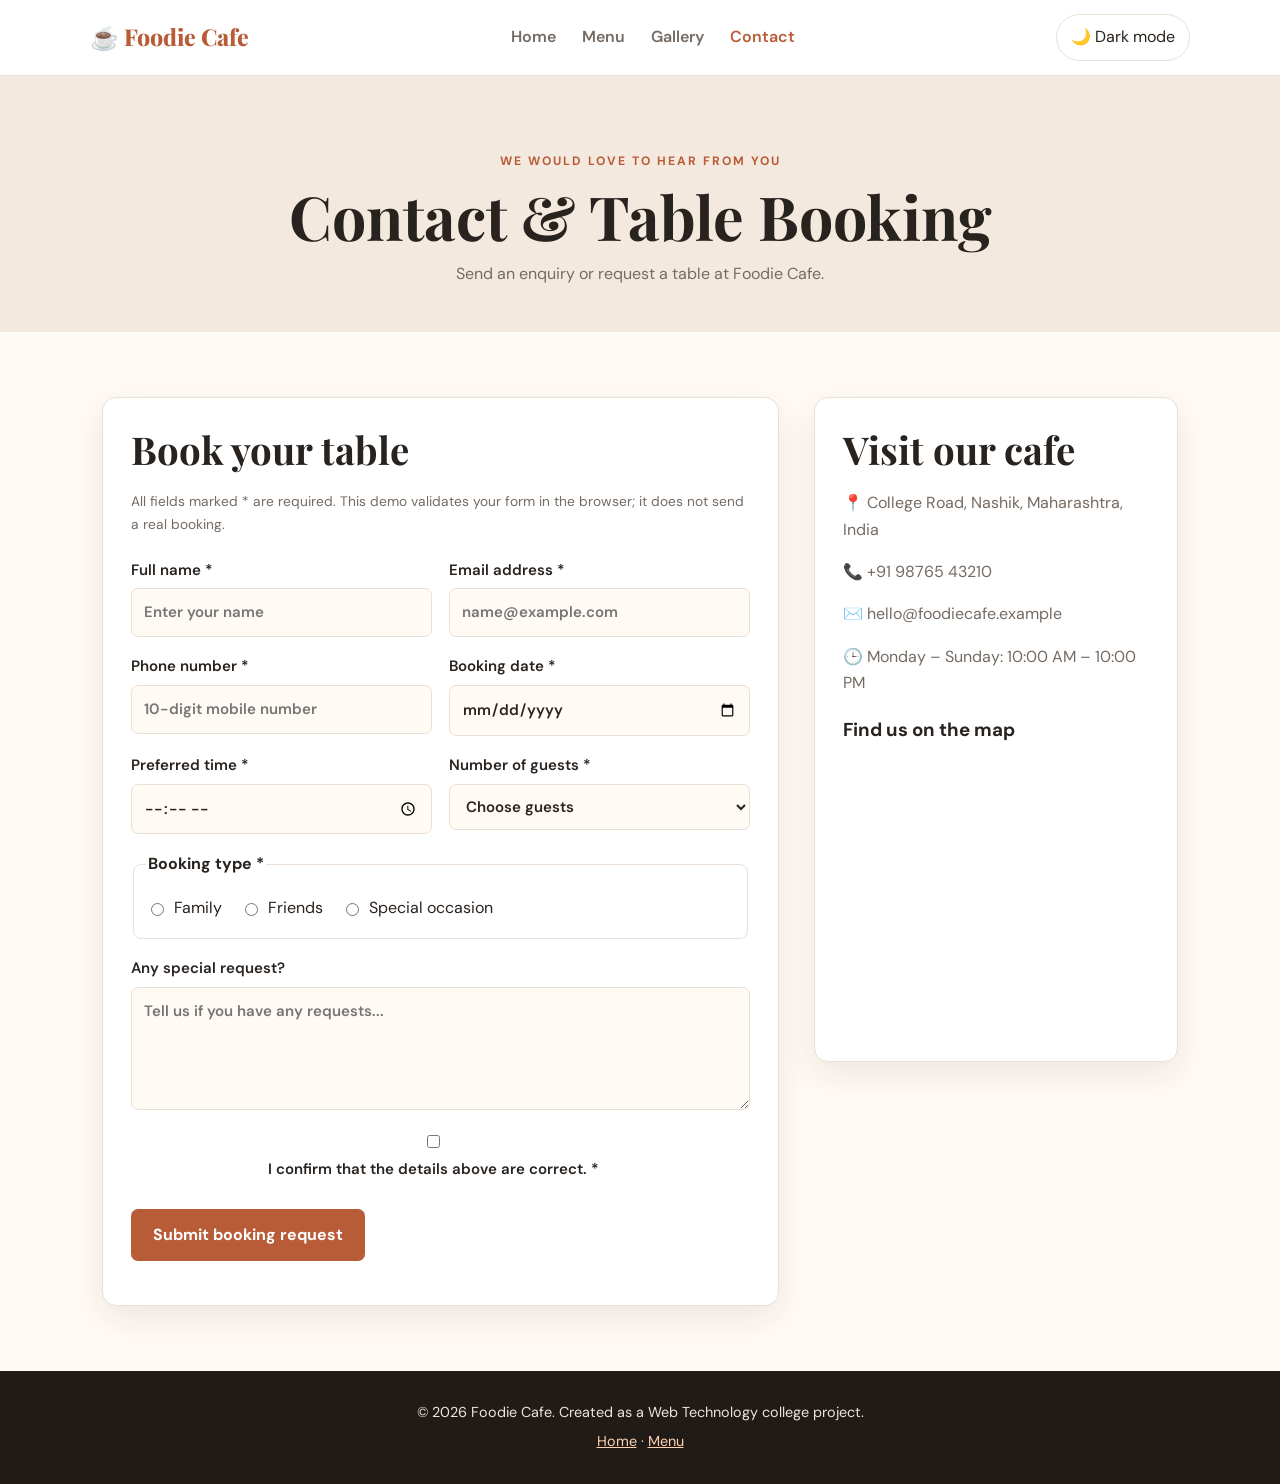
<file: foodie_cafe_project/contact.html>
<!DOCTYPE html>
<html lang="en">
<head>
  <meta charset="UTF-8"><meta name="viewport" content="width=device-width, initial-scale=1.0">
  <title>Foodie Cafe | Contact & Booking</title>
  <link rel="stylesheet" href="css/style.css"><script src="js/script.js" defer></script>
</head>
<body>
<header class="site-header">
  <a class="logo" href="index.html">☕ Foodie Cafe</a><button class="menu-toggle" aria-label="Open navigation" aria-expanded="false">☰</button>
  <nav class="nav-links" aria-label="Main navigation"><a href="index.html">Home</a><a href="menu.html">Menu</a><a href="gallery.html">Gallery</a><a class="active" href="contact.html">Contact</a></nav>
  <button class="theme-toggle" type="button">🌙 Dark mode</button>
</header>
<main>
  <section class="page-heading"><p class="eyebrow">WE WOULD LOVE TO HEAR FROM YOU</p><h1>Contact & Table Booking</h1><p>Send an enquiry or request a table at Foodie Cafe.</p></section>
  <section class="section contact-layout">
    <div class="form-panel">
      <h2>Book your table</h2>
      <p class="small-note">All fields marked * are required. This demo validates your form in the browser; it does not send a real booking.</p>
      <form id="bookingForm" novalidate>
        <div class="form-grid">
          <label>Full name *<input type="text" name="name" placeholder="Enter your name" required minlength="2"></label>
          <label>Email address *<input type="email" name="email" placeholder="name@example.com" required></label>
          <label>Phone number *<input type="tel" name="phone" placeholder="10-digit mobile number" pattern="[0-9]{10}" required></label>
          <label>Booking date *<input type="date" name="date" required></label>
          <label>Preferred time *<input type="time" name="time" required></label>
          <label>Number of guests *
            <select name="guests" required><option value="">Choose guests</option><option>1</option><option>2</option><option>3</option><option>4</option><option>5</option><option>6</option><option>7</option><option>8</option></select>
          </label>
          <fieldset class="full-width"><legend>Booking type *</legend>
            <label class="choice"><input type="radio" name="bookingType" value="Family" required> Family</label>
            <label class="choice"><input type="radio" name="bookingType" value="Friends"> Friends</label>
            <label class="choice"><input type="radio" name="bookingType" value="Special occasion"> Special occasion</label>
          </fieldset>
          <label class="full-width">Any special request?<textarea name="message" rows="4" placeholder="Tell us if you have any requests..."></textarea></label>
          <label class="choice full-width"><input type="checkbox" name="terms" required> I confirm that the details above are correct. *</label>
        </div>
        <button class="btn" type="submit">Submit booking request</button>
        <p id="formMessage" class="form-message" aria-live="polite"></p>
      </form>
    </div>
    <aside class="contact-info">
      <h2>Visit our cafe</h2><p>📍 College Road, Nashik, Maharashtra, India</p><p>📞 +91 98765 43210</p><p>✉️ hello@foodiecafe.example</p><p>🕒 Monday – Sunday: 10:00 AM – 10:00 PM</p>
      <h3>Find us on the map</h3>
      <iframe title="Map showing Nashik, Maharashtra" src="https://www.google.com/maps?q=Nashik%20Maharashtra&output=embed" loading="lazy" referrerpolicy="no-referrer-when-downgrade"></iframe>
    </aside>
  </section>
</main>
<footer class="footer"><p>© 2026 Foodie Cafe. Created as a Web Technology college project.</p><p><a href="index.html">Home</a> · <a href="menu.html">Menu</a></p></footer>
<button id="backToTop" class="back-top" aria-label="Back to top">↑</button>
</body></html>
</file>
<file: foodie_cafe_project/css/style.css>
@import url('https://fonts.googleapis.com/css2?family=DM+Sans:wght@400;500;600;700&family=Playfair+Display:wght@600;700;800&display=swap');

:root{--bg:#fffaf4;--surface:#fff;--text:#29231f;--muted:#756b63;--accent:#b85c38;--accent-dark:#8f4025;--line:#eadfd4;--soft:#f4e9de;--shadow:0 12px 35px rgba(52,35,22,.09)}
*{box-sizing:border-box}html{scroll-behavior:smooth}body{margin:0;background:var(--bg);color:var(--text);font-family:'DM Sans',sans-serif;line-height:1.65;transition:background .25s,color .25s}
body.dark{--bg:#191715;--surface:#24211e;--text:#f8eee5;--muted:#c1b3a7;--accent:#e18a63;--accent-dark:#f0a27f;--line:#443a33;--soft:#302720;--shadow:0 12px 35px rgba(0,0,0,.22)}
a{color:inherit}.site-header{height:auto;min-height:76px;padding:14px 7%;display:flex;align-items:center;justify-content:space-between;gap:20px;background:var(--surface);border-bottom:1px solid var(--line);position:sticky;top:0;z-index:20}
.logo{text-decoration:none;font-family:'Playfair Display',serif;font-size:1.45rem;font-weight:800;color:var(--accent)}
.nav-links{display:flex;gap:26px;align-items:center}.nav-links a{text-decoration:none;color:var(--muted);font-weight:600}.nav-links a:hover,.nav-links a.active{color:var(--accent)}
.theme-toggle,.menu-toggle{border:1px solid var(--line);background:var(--surface);color:var(--text);border-radius:25px;padding:9px 14px;cursor:pointer;font:inherit}.menu-toggle{display:none}
.hero{min-height:570px;display:flex;align-items:center;padding:70px 9%;background:linear-gradient(90deg,rgba(20,14,10,.78),rgba(20,14,10,.15)),url('https://images.unsplash.com/photo-1559339352-11d035aa65de?auto=format&fit=crop&w=1800&q=90') center/cover;color:white}
.hero-content{max-width:610px}.eyebrow{font-size:.76rem;font-weight:700;letter-spacing:2px;color:var(--accent);margin:0 0 12px}.hero .eyebrow{color:#ffd0ad}.hero h1,.page-heading h1{font-family:'Playfair Display',serif;font-size:clamp(2.7rem,6vw,4.8rem);line-height:1.08;margin:0 0 20px}.hero-content>p:not(.eyebrow){font-size:1.08rem;max-width:520px;color:#f6eee7;margin-bottom:30px}
.btn{display:inline-block;background:var(--accent);color:white;text-decoration:none;border:0;border-radius:7px;padding:13px 22px;font:inherit;font-weight:700;cursor:pointer}.btn:hover{background:var(--accent-dark)}
.section{padding:65px 8%;max-width:1400px;margin:auto}.section h2,.form-panel h2,.contact-info h2{font-family:'Playfair Display',serif;font-size:clamp(1.8rem,3vw,2.5rem);line-height:1.2;margin:0 0 18px}.intro{display:grid;grid-template-columns:1fr 1fr;gap:55px;align-items:center}.intro p:not(.eyebrow){color:var(--muted)}.rounded-photo{width:100%;height:360px;object-fit:cover;border-radius:14px;box-shadow:var(--shadow)}.text-link{color:var(--accent);font-weight:700;text-decoration:none}
.highlights{text-align:center}.card-grid{display:grid;grid-template-columns:repeat(3,1fr);gap:22px;margin-top:30px}.info-card{background:var(--surface);padding:30px 24px;border:1px solid var(--line);border-radius:12px;box-shadow:var(--shadow)}.info-card span{font-size:2rem}.info-card h3{margin:12px 0 6px}.info-card p{color:var(--muted);margin:0}
.feature-banner{margin:15px auto 35px;background:var(--soft);border-radius:15px;display:flex;align-items:center;justify-content:space-between;gap:25px}.feature-banner h2{margin-bottom:8px}.feature-banner p{margin:0}.btn-light{background:var(--text);color:var(--bg);white-space:nowrap}
.media-section video{max-height:420px;object-fit:cover;border-radius:12px;background:#111}.small-note{font-size:.86rem;color:var(--muted)}
.page-heading{text-align:center;padding:75px 20px 45px;background:var(--soft)}.page-heading h1{font-size:clamp(2.5rem,5vw,3.8rem);margin-bottom:12px}.page-heading>p:last-child{color:var(--muted);margin:0}
.menu-grid{display:grid;grid-template-columns:repeat(2,1fr);gap:22px}.food-card{display:grid;grid-template-columns:180px 1fr;overflow:hidden;background:var(--surface);border:1px solid var(--line);border-radius:12px;box-shadow:var(--shadow)}.food-card img{width:100%;height:100%;min-height:170px;object-fit:cover}.food-card div{padding:18px}.food-card h3{margin:0 0 6px}.food-card p{color:var(--muted);margin:0 0 10px}.food-card strong{color:var(--accent)}
.table-wrap{overflow-x:auto}table{width:100%;border-collapse:collapse;background:var(--surface);border:1px solid var(--line)}th,td{text-align:left;padding:14px 16px;border-bottom:1px solid var(--line)}th{background:var(--soft);color:var(--text)}tbody tr:hover{background:var(--soft)}audio{width:min(100%,500px)}
.gallery-grid{display:grid;grid-template-columns:repeat(3,1fr);gap:18px}.gallery-grid img{width:100%;height:260px;object-fit:cover;border-radius:12px;cursor:zoom-in;transition:transform .2s,box-shadow .2s}.gallery-grid img:hover{transform:translateY(-4px);box-shadow:var(--shadow)}
.lightbox{display:none;position:fixed;inset:0;background:rgba(0,0,0,.9);z-index:50;align-items:center;justify-content:center;padding:50px}.lightbox.open{display:flex}.lightbox img{max-width:min(100%,1000px);max-height:85vh;object-fit:contain;border-radius:8px}.lightbox-close{position:absolute;right:30px;top:15px;background:none;border:0;color:white;font-size:3rem;cursor:pointer}
.contact-layout{display:grid;grid-template-columns:1.3fr .7fr;gap:35px;align-items:start}.form-panel,.contact-info{background:var(--surface);border:1px solid var(--line);border-radius:14px;padding:28px;box-shadow:var(--shadow)}.form-grid{display:grid;grid-template-columns:1fr 1fr;gap:17px;margin:22px 0}.form-grid>label{display:flex;flex-direction:column;gap:6px;font-weight:600;font-size:.94rem}.form-grid input,.form-grid select,.form-grid textarea{width:100%;padding:11px 12px;border:1px solid var(--line);border-radius:7px;background:var(--bg);color:var(--text);font:inherit}.form-grid input:focus,.form-grid select:focus,.form-grid textarea:focus{outline:2px solid var(--accent);outline-offset:1px}.full-width{grid-column:1/-1}.form-grid fieldset{border:1px solid var(--line);border-radius:8px;padding:12px}.form-grid legend{font-weight:700}.choice{display:inline-flex;align-items:center;gap:7px;margin:5px 14px 5px 0;font-weight:400}.choice input{width:auto}.form-message{font-weight:700;margin-bottom:0}.form-message.success{color:#23834a}.form-message.error{color:#c33}
.contact-info p{color:var(--muted)}.contact-info iframe{width:100%;height:260px;border:0;border-radius:9px}
.footer{padding:25px 8%;background:#211b17;color:#eee4dc;text-align:center;font-size:.9rem}.footer p{margin:5px}.footer a{color:#ffd0ad}
.back-top{position:fixed;right:22px;bottom:22px;width:44px;height:44px;border:0;border-radius:50%;background:var(--accent);color:white;font-size:1.4rem;cursor:pointer;display:none;z-index:10}.back-top.show{display:block}
@media(max-width:850px){.site-header{padding:12px 5%;flex-wrap:wrap}.menu-toggle{display:block;margin-left:auto}.nav-links{display:none;order:4;width:100%;flex-direction:column;align-items:flex-start;gap:12px;padding:12px 0}.nav-links.open{display:flex}.theme-toggle{font-size:.85rem}.intro,.contact-layout{grid-template-columns:1fr}.card-grid{grid-template-columns:1fr}.gallery-grid{grid-template-columns:repeat(2,1fr)}.menu-grid{grid-template-columns:1fr}}
@media(max-width:560px){.hero{min-height:500px;padding:55px 7%}.section{padding:45px 6%}.feature-banner{display:block}.feature-banner .btn{margin-top:20px}.gallery-grid{grid-template-columns:1fr}.gallery-grid img{height:240px}.food-card{grid-template-columns:120px 1fr}.food-card img{min-height:155px}.form-grid{grid-template-columns:1fr}.full-width{grid-column:auto}.form-panel,.contact-info{padding:20px}.theme-toggle{padding:8px 10px}.logo{font-size:1.2rem}}
</file>
